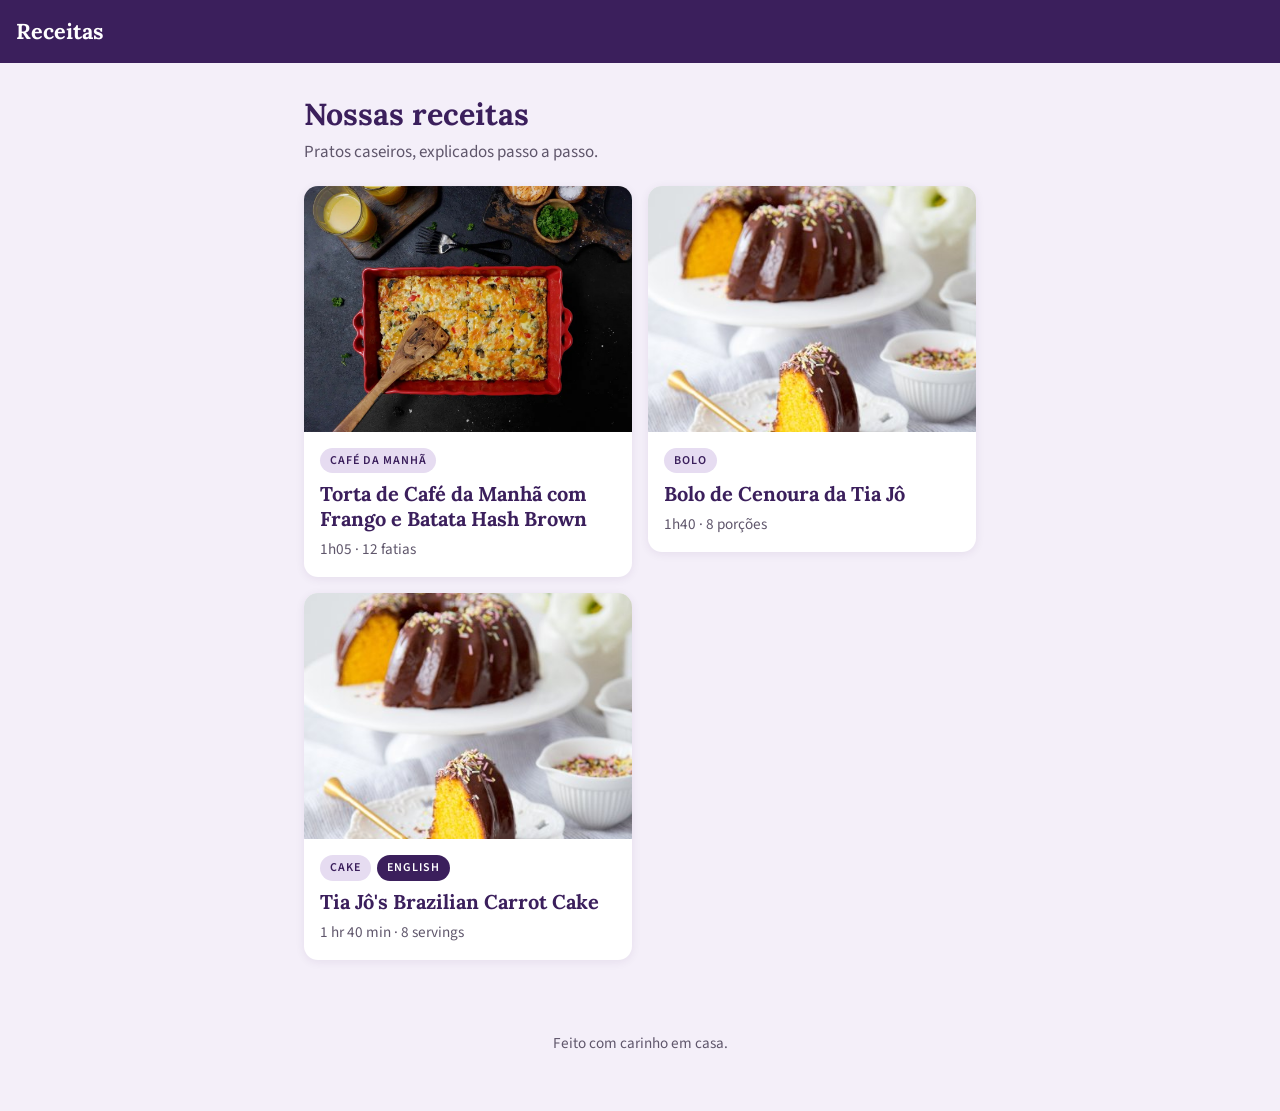
<file: index.html>
<!doctype html>
<html lang="pt-BR">
<head>
  <meta charset="utf-8">
  <meta name="viewport" content="width=device-width, initial-scale=1">
  <title>Receitas</title>
  <meta name="description" content="Receitas caseiras em português, com ingredientes, modo de preparo e dicas.">
  <meta name="theme-color" content="#3b1f5c">
  <link rel="preconnect" href="https://fonts.googleapis.com">
  <link rel="preconnect" href="https://fonts.gstatic.com" crossorigin>
  <link href="https://fonts.googleapis.com/css2?family=Lora:wght@500;600;700&family=Source+Sans+3:ital,wght@0,400;0,600;1,400&display=swap" rel="stylesheet">
  <link rel="stylesheet" href="css/estilo.css">
</head>
<body>
  <header class="topo">
    <a class="marca" href="./">Receitas</a>
  </header>

  <main class="conteudo">
    <section class="apresentacao">
      <h1>Nossas receitas</h1>
      <p>Pratos caseiros, explicados passo a passo.</p>
    </section>

    <ul id="lista-receitas" class="lista-receitas" aria-live="polite">
      <li class="aviso">Carregando receitas…</li>
    </ul>
  </main>

  <footer class="rodape">
    <p>Feito com carinho em casa.</p>
  </footer>

  <script src="js/receitas.js"></script>
  <script>montarLista();</script>
</body>
</html>
</file>
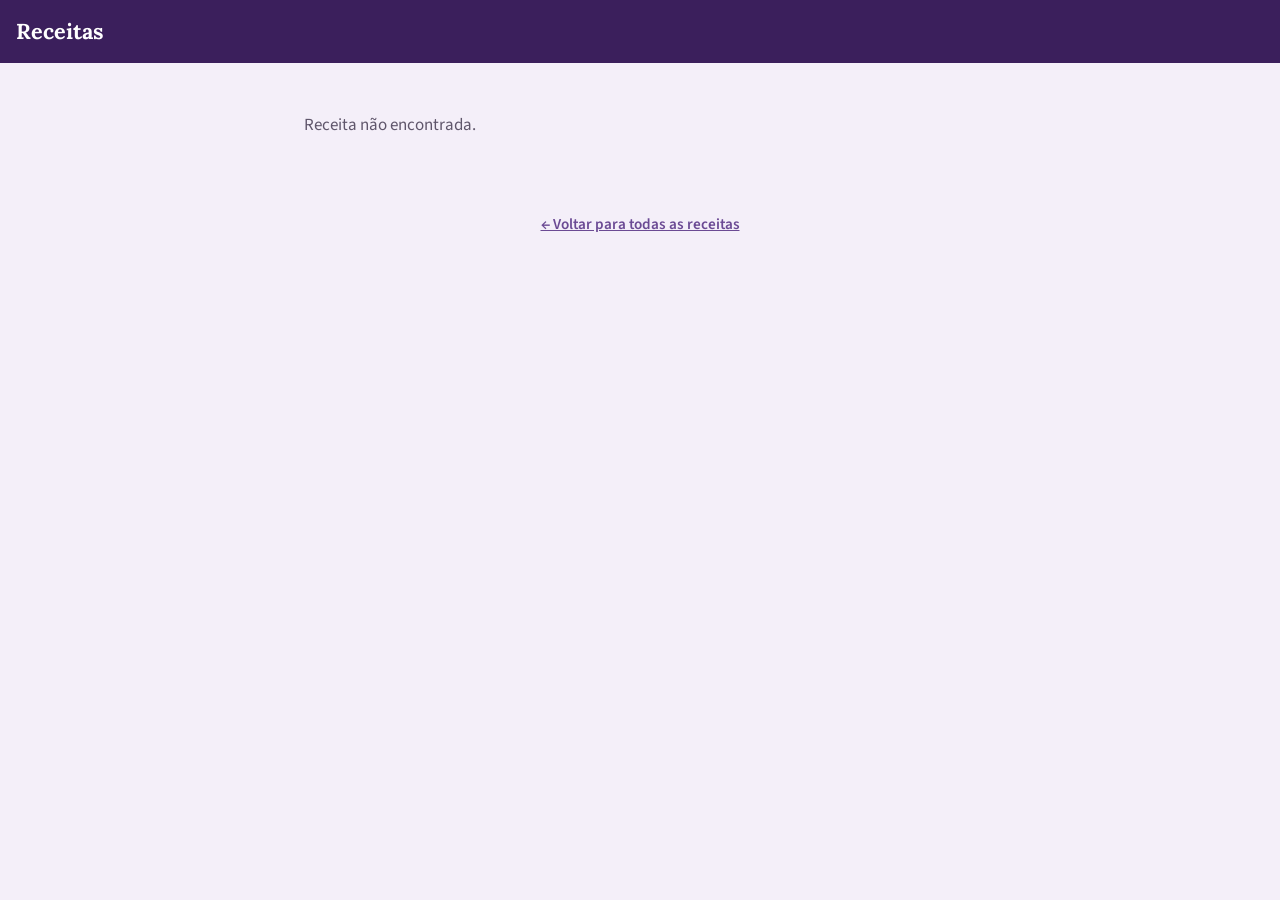
<file: receita.html>
<!doctype html>
<html lang="pt-BR">
<head>
  <meta charset="utf-8">
  <meta name="viewport" content="width=device-width, initial-scale=1">
  <title>Receita</title>
  <meta name="theme-color" content="#3b1f5c">
  <link rel="preconnect" href="https://fonts.googleapis.com">
  <link rel="preconnect" href="https://fonts.gstatic.com" crossorigin>
  <link href="https://fonts.googleapis.com/css2?family=Lora:wght@500;600;700&family=Source+Sans+3:ital,wght@0,400;0,600;1,400&display=swap" rel="stylesheet">
  <link rel="stylesheet" href="css/estilo.css">
</head>
<body>
  <header class="topo">
    <a class="marca" href="./">Receitas</a>
  </header>

  <main id="receita" class="conteudo">
    <p class="aviso">Carregando receita…</p>
  </main>

  <footer class="rodape">
    <a href="./">← Voltar para todas as receitas</a>
  </footer>

  <script src="js/receitas.js"></script>
  <script>montarReceita();</script>
</body>
</html>
</file>
<file: css/estilo.css>
:root {
  --roxo: #3b1f5c;
  --roxo-medio: #6b4a94;
  --lilas: #e6dcf1;
  --fundo: #f4eff9;
  --cartao: #ffffff;
  --texto: #2a2233;
  --texto-suave: #5f566b;
  --serifa: "Lora", Georgia, "Times New Roman", serif;
  --sans: "Source Sans 3", -apple-system, "Segoe UI", Roboto, Arial, sans-serif;
  --raio: 14px;
}

* { box-sizing: border-box; }

html { -webkit-text-size-adjust: 100%; }

body {
  margin: 0;
  background: var(--fundo);
  color: var(--texto);
  font-family: var(--sans);
  font-size: 1.0625rem;
  line-height: 1.6;
}

h1, h2, h3 {
  font-family: var(--serifa);
  color: var(--roxo);
  line-height: 1.25;
  margin: 0 0 .5em;
}

a { color: var(--roxo-medio); }

img { max-width: 100%; display: block; }

/* Cabeçalho e rodapé */
.topo {
  background: var(--roxo);
  padding: 14px 16px;
}
.marca {
  color: #fff;
  font-family: var(--serifa);
  font-size: 1.35rem;
  font-weight: 700;
  text-decoration: none;
}
.rodape {
  text-align: center;
  padding: 24px 16px 40px;
  color: var(--texto-suave);
  font-size: .95rem;
}
.rodape a { font-weight: 600; }

.conteudo {
  max-width: 720px;
  margin: 0 auto;
  padding: 20px 16px;
}

.aviso { color: var(--texto-suave); list-style: none; }

/* Página inicial */
.apresentacao h1 { font-size: 1.9rem; margin-bottom: .2em; }
.apresentacao p { margin: 0 0 20px; color: var(--texto-suave); }

.lista-receitas {
  list-style: none;
  margin: 0;
  padding: 0;
  display: grid;
  gap: 16px;
}
.cartao-receita {
  display: block;
  background: var(--cartao);
  border-radius: var(--raio);
  overflow: hidden;
  text-decoration: none;
  color: inherit;
  box-shadow: 0 2px 10px rgba(59, 31, 92, .08);
  transition: transform .15s ease, box-shadow .15s ease;
}
.cartao-receita:hover,
.cartao-receita:focus-visible {
  transform: translateY(-2px);
  box-shadow: 0 6px 18px rgba(59, 31, 92, .16);
}
.cartao-receita img {
  width: 100%;
  aspect-ratio: 4 / 3;
  object-fit: cover;
}
.foto-vazia {
  aspect-ratio: 4 / 3;
  display: flex;
  align-items: center;
  justify-content: center;
  background: linear-gradient(135deg, var(--lilas), #d3c2e8);
  color: var(--roxo);
  font-family: var(--serifa);
  font-size: 1.1rem;
  font-style: italic;
}
.cartao-texto { padding: 14px 16px 16px; }
.cartao-texto h2 { font-size: 1.25rem; margin-bottom: .3em; }
.cartao-info { margin: 0; color: var(--texto-suave); font-size: .95rem; }

.etiqueta {
  display: inline-block;
  background: var(--lilas);
  color: var(--roxo);
  font-size: .75rem;
  font-weight: 600;
  letter-spacing: .08em;
  text-transform: uppercase;
  padding: 3px 10px;
  border-radius: 999px;
  margin-bottom: 8px;
}
.etiqueta + .etiqueta { margin-left: 6px; }
.etiqueta.idioma { background: var(--roxo); color: #fff; }

/* Página da receita */
.receita-foto {
  width: calc(100% + 32px);
  max-width: none;
  margin: -20px -16px 20px;
  aspect-ratio: 4 / 3;
  object-fit: cover;
}
.receita-titulo { font-size: 1.85rem; }
.outro-idioma {
  display: inline-block;
  margin: -4px 0 14px;
  font-weight: 600;
}
.receita-descricao { margin: 0 0 20px; color: var(--texto-suave); }

.tempos {
  display: grid;
  grid-template-columns: 1fr 1fr;
  gap: 10px;
  margin: 0 0 28px;
}
.tempo {
  background: var(--cartao);
  border-radius: var(--raio);
  padding: 12px 14px;
  border-left: 4px solid var(--roxo);
}
.tempo dt {
  font-size: .75rem;
  font-weight: 600;
  letter-spacing: .08em;
  text-transform: uppercase;
  color: var(--texto-suave);
}
.tempo dd {
  margin: 2px 0 0;
  font-family: var(--serifa);
  font-size: 1.3rem;
  font-weight: 600;
  color: var(--roxo);
}

.secao {
  background: var(--cartao);
  border-radius: var(--raio);
  padding: 20px 18px;
  margin-bottom: 20px;
}
.secao h2 {
  font-size: 1.4rem;
  padding-bottom: 8px;
  border-bottom: 2px solid var(--lilas);
  margin-bottom: 14px;
}

.secao .grupo {
  font-size: 1.1rem;
  color: var(--roxo-medio);
  margin: 18px 0 10px;
}
.secao h2 + .grupo { margin-top: 0; }
.ingredientes { margin: 0; padding-left: 1.2em; }
.ingredientes li { margin-bottom: 10px; }
.ingredientes li::marker { color: var(--roxo-medio); }
.nota {
  display: block;
  font-style: italic;
  color: var(--texto-suave);
  font-size: .95rem;
  margin-top: 4px;
}

.passos {
  list-style: none;
  counter-reset: passo;
  margin: 0;
  padding: 0;
}
.passos li {
  counter-increment: passo;
  position: relative;
  padding-left: 46px;
  margin-bottom: 16px;
  min-height: 32px;
}
.passos li::before {
  content: counter(passo);
  position: absolute;
  left: 0;
  top: 0;
  width: 32px;
  height: 32px;
  border-radius: 50%;
  background: var(--roxo);
  color: #fff;
  font-family: var(--serifa);
  font-weight: 700;
  display: flex;
  align-items: center;
  justify-content: center;
}

.dicas p { margin: 0 0 12px; }
.dicas p:last-child { margin-bottom: 0; }

.credito {
  font-size: .95rem;
  color: var(--texto-suave);
  text-align: center;
  margin: 8px 0 0;
}

/* Telas maiores */
@media (min-width: 640px) {
  .conteudo { padding: 32px 24px; }
  .lista-receitas { grid-template-columns: 1fr 1fr; }
  .tempos { grid-template-columns: repeat(4, 1fr); }
  .receita-foto {
    width: 100%;
    margin: 0 0 24px;
    border-radius: var(--raio);
  }
  .receita-titulo { font-size: 2.3rem; }
}

@media print {
  .topo, .rodape { display: none; }
  body { background: #fff; }
  .secao { padding: 0; }
}
</file>
